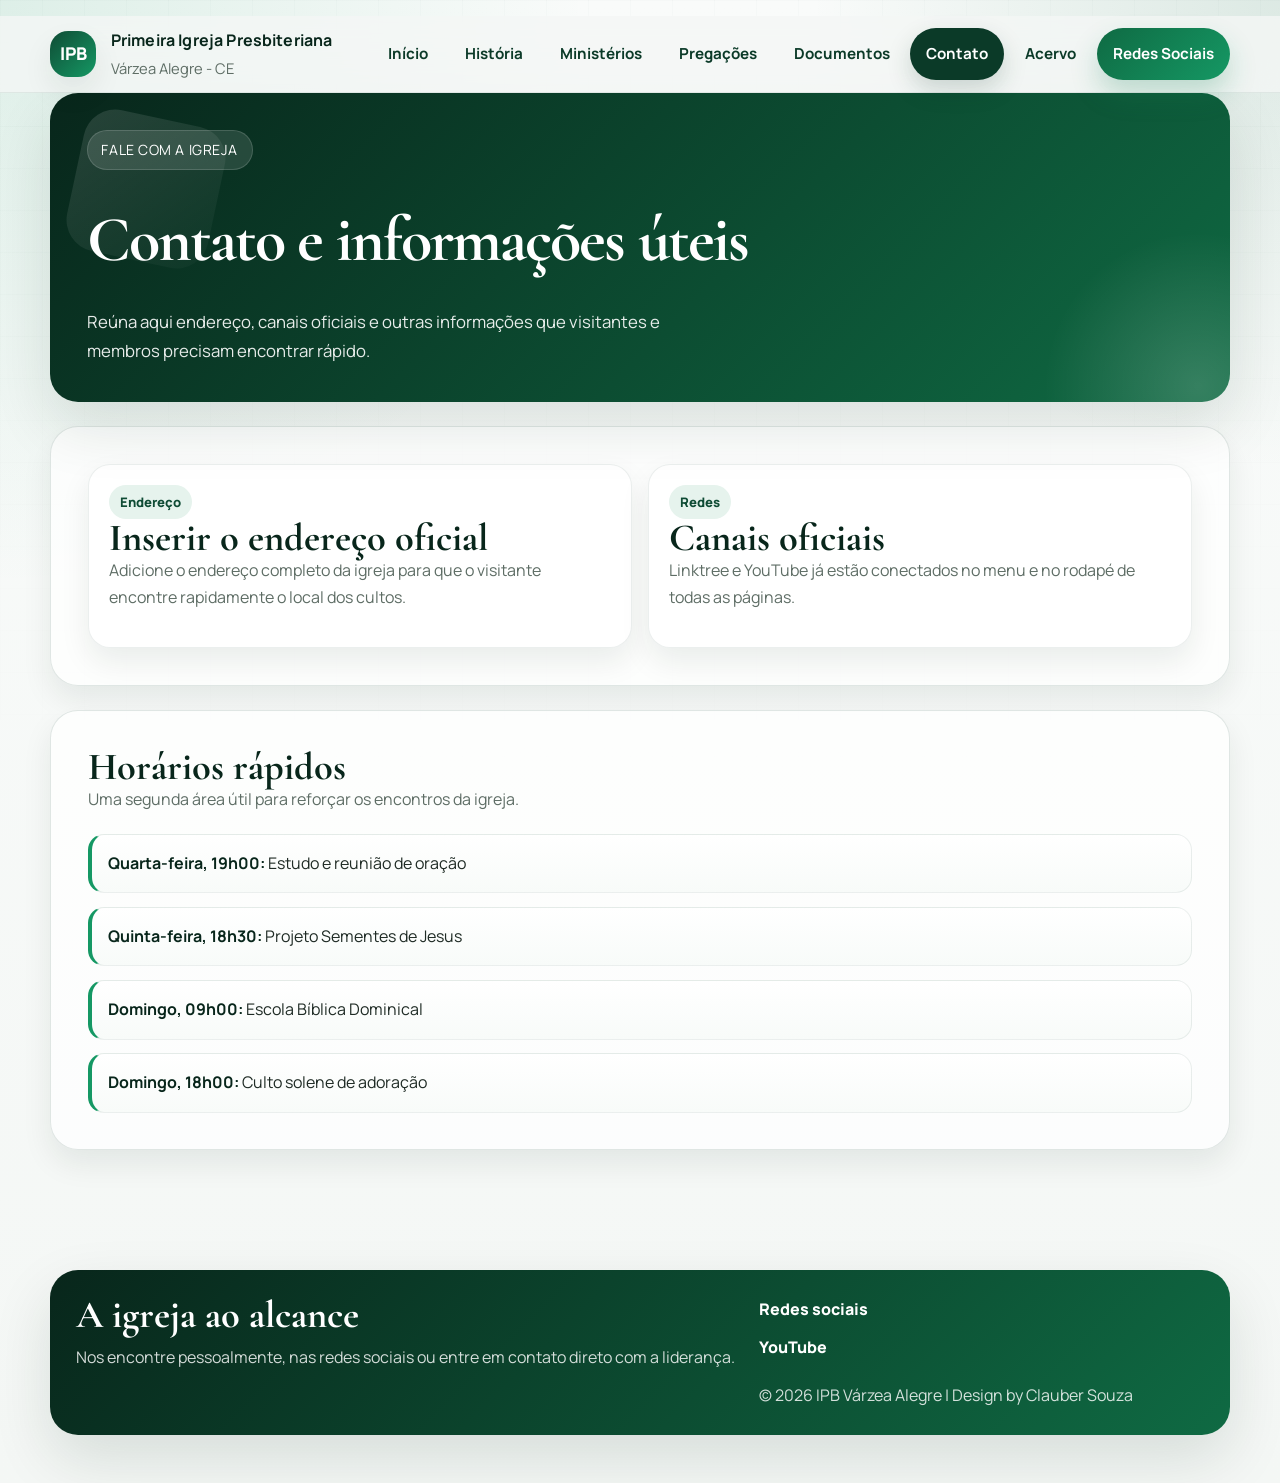
<file: contato.html>
<!DOCTYPE html>
<html lang="pt-BR">
<head>
    <meta charset="UTF-8">
    <meta name="viewport" content="width=device-width, initial-scale=1.0">
    <meta name="description" content="Contato e informações da Primeira Igreja Presbiteriana de Várzea Alegre.">
    <title>Contato | Primeira Igreja Presbiteriana de Várzea Alegre</title>
    <link rel="stylesheet" href="style.css">
    <script src="main.js" defer></script>
</head>
<body data-page="contato">
    <a class="skip-link" href="#conteudo">Pular para o conteúdo</a>

    <header class="site-header">
        <div class="nav-wrap">
            <div class="site-nav">
                <a class="brand" href="index.html"><span class="brand-mark">IPB</span><span class="brand-text"><strong>Primeira Igreja Presbiteriana</strong><span>Várzea Alegre - CE</span></span></a>
                <button class="nav-toggle" type="button" data-nav-toggle aria-label="Abrir menu" aria-expanded="false"><span></span></button>
                <ul class="nav-menu" data-nav-menu>
                    <li><a data-nav-link href="index.html">Início</a></li>
                    <li><a data-nav-link href="historia.html">História</a></li>
                    <li><a data-nav-link href="ministerios.html">Ministérios</a></li>
                    <li><a data-nav-link href="pregacoes.html">Pregações</a></li>
                    <li><a data-nav-link href="documentos.html">Documentos</a></li>
                    <li><a data-nav-link href="contato.html">Contato</a></li>
                    <li><a data-nav-link href="https://umpipbva.blogspot.com/" target="_blank" rel="noreferrer">Acervo</a></li>
                    <li><a data-nav-link href="redes.html" class="nav-cta">Redes Sociais</a></li>
                </ul>
            </div>
        </div>

        <div class="site-shell">
            <section class="page-hero">
                <div class="page-hero-grid section-inner">
                    <span class="eyebrow">Fale com a igreja</span>
                    <h1>Contato e informações úteis</h1>
                    <p>Reúna aqui endereço, canais oficiais e outras informações que visitantes e membros precisam encontrar rápido.</p>
                </div>
            </section>
        </div>
    </header>

    <main id="conteudo" class="content">
        <div class="site-shell">
            <section class="section">
                <div class="section-inner">
                    <div class="grid two">
                        <article class="card">
                            <span class="tag">Endereço</span>
                            <h2 class="section-title">Inserir o endereço oficial</h2>
                            <p>Adicione o endereço completo da igreja para que o visitante encontre rapidamente o local dos cultos.</p>
                        </article>
                        <article class="card">
                            <span class="tag">Redes</span>
                            <h2 class="section-title">Canais oficiais</h2>
                            <p class="muted">Linktree e YouTube já estão conectados no menu e no rodapé de todas as páginas.</p>
                        </article>
                    </div>
                </div>
            </section>

            <section class="section">
                <div class="section-inner">
                    <div class="section-header">
                        <div>
                            <h2 class="section-title">Horários rápidos</h2>
                            <p class="section-subtitle">Uma segunda área útil para reforçar os encontros da igreja.</p>
                        </div>
                    </div>

                    <ul class="list-clean">
                        <li><strong>Quarta-feira, 19h00:</strong> Estudo e reunião de oração</li>
                        <li><strong>Quinta-feira, 18h30:</strong> Projeto Sementes de Jesus</li>
                        <li><strong>Domingo, 09h00:</strong> Escola Bíblica Dominical</li>
                        <li><strong>Domingo, 18h00:</strong> Culto solene de adoração</li>
                    </ul>
                </div>
            </section>
        </div>
    </main>

    <footer class="footer">
        <div class="site-shell">
            <div class="footer-card">
                <div class="footer-grid">
                    <div>
                        <h2 class="section-title" style="color: inherit;">A igreja ao alcance</h2>
                        <p class="footer-note">Nos encontre pessoalmente, nas redes sociais ou entre em contato direto com a liderança.</p>
                    </div>
                    <div class="footer-links">
                        <a href="redes.html">Redes sociais</a>
                        <a href="https://youtube.com/@ipbvarzeaalegre?si=4ZjE6SYk3M7LtfNg" target="_blank" rel="noreferrer">YouTube</a>
                        <span class="footer-note">&copy; <span data-year></span> IPB Várzea Alegre | Design by Clauber Souza</span>
                    </div>
                </div>
            </div>
        </div>
    </footer>
</body>
</html>
</file>
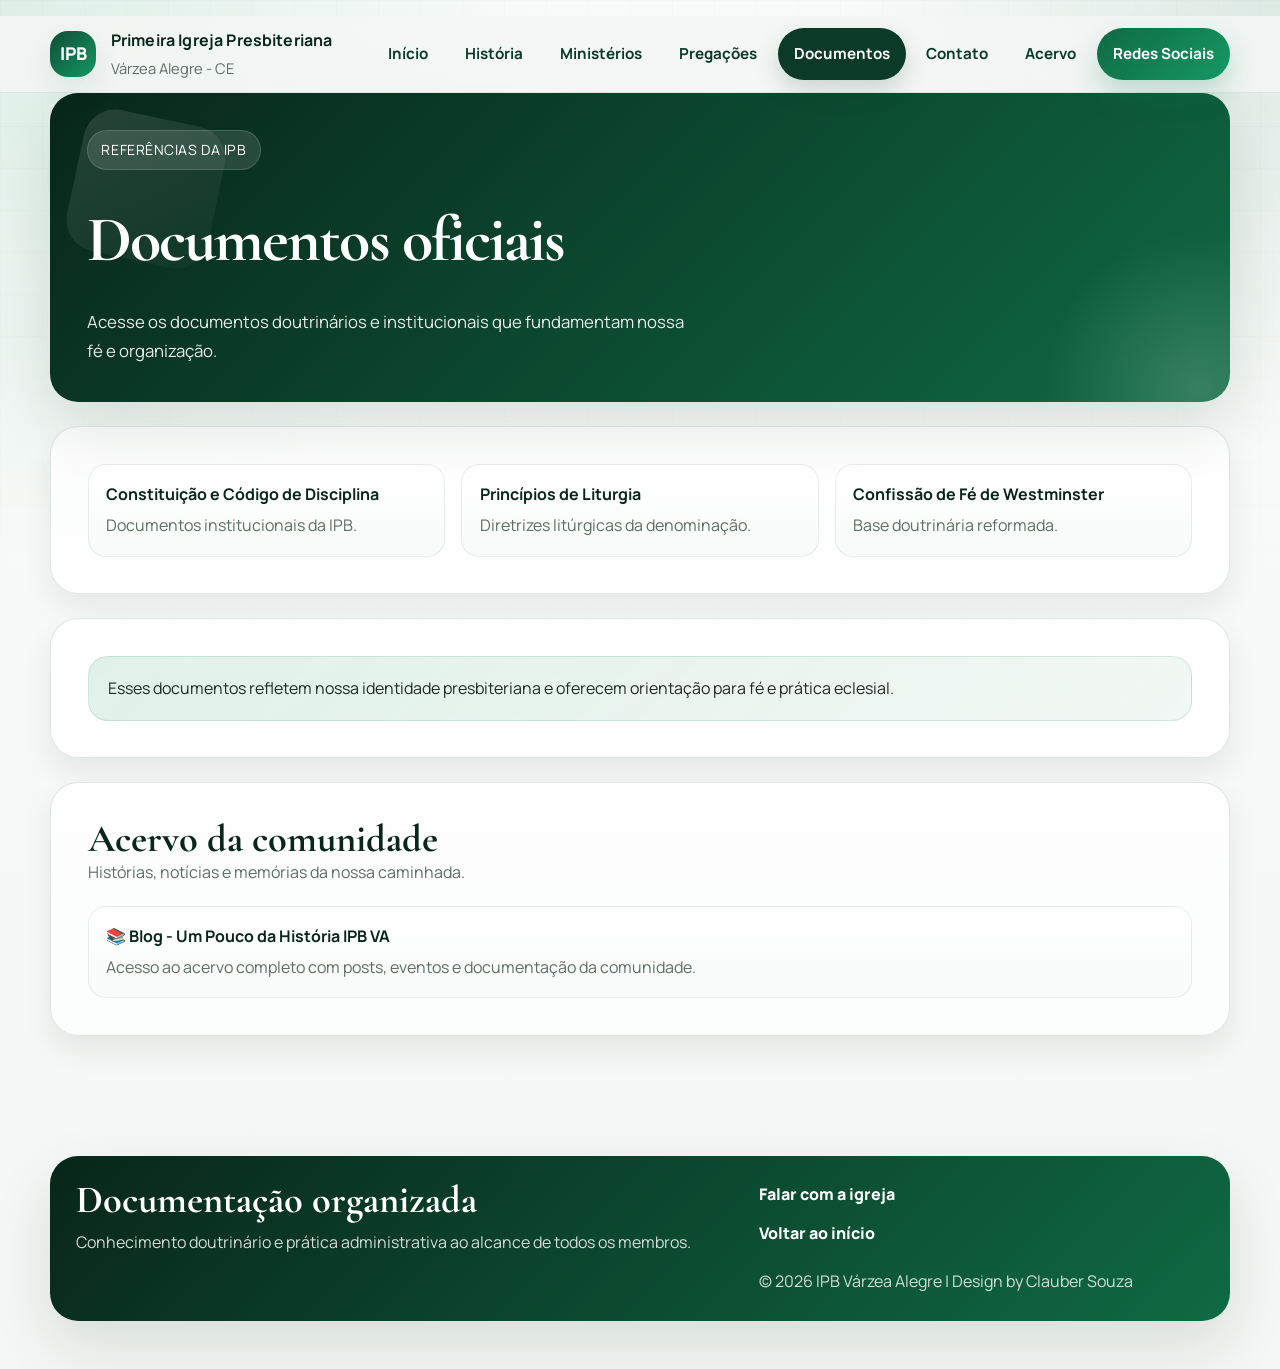
<file: documentos.html>
<!DOCTYPE html>
<html lang="pt-BR">
<head>
    <meta charset="UTF-8">
    <meta name="viewport" content="width=device-width, initial-scale=1.0">
    <meta name="description" content="Documentos oficiais da IPB para a Primeira Igreja Presbiteriana de Várzea Alegre.">
    <title>Documentos | Primeira Igreja Presbiteriana de Várzea Alegre</title>
    <link rel="stylesheet" href="style.css">
    <script src="main.js" defer></script>
</head>
<body data-page="documentos">
    <a class="skip-link" href="#conteudo">Pular para o conteúdo</a>

    <header class="site-header">
        <div class="nav-wrap">
            <div class="site-nav">
                <a class="brand" href="index.html"><span class="brand-mark">IPB</span><span class="brand-text"><strong>Primeira Igreja Presbiteriana</strong><span>Várzea Alegre - CE</span></span></a>
                <button class="nav-toggle" type="button" data-nav-toggle aria-label="Abrir menu" aria-expanded="false"><span></span></button>
                <ul class="nav-menu" data-nav-menu>
                    <li><a data-nav-link href="index.html">Início</a></li>
                    <li><a data-nav-link href="historia.html">História</a></li>
                    <li><a data-nav-link href="ministerios.html">Ministérios</a></li>
                    <li><a data-nav-link href="pregacoes.html">Pregações</a></li>
                    <li><a data-nav-link href="documentos.html">Documentos</a></li>
                    <li><a data-nav-link href="contato.html">Contato</a></li>
                    <li><a data-nav-link href="https://umpipbva.blogspot.com/" target="_blank" rel="noreferrer">Acervo</a></li>
                    <li><a data-nav-link href="redes.html" class="nav-cta">Redes Sociais</a></li>
                </ul>
            </div>
        </div>

        <div class="site-shell">
            <section class="page-hero">
                <div class="page-hero-grid section-inner">
                    <span class="eyebrow">Referências da IPB</span>
                    <h1>Documentos oficiais</h1>
                    <p>Acesse os documentos doutrinários e institucionais que fundamentam nossa fé e organização.</p>
                </div>
            </section>
        </div>
    </header>

    <main id="conteudo" class="content">
        <div class="site-shell">
            <section class="section">
                <div class="section-inner">
                    <div class="grid three">
                        <a class="link-card" href="https://www.executivaipb.com.br/site/documentos/" target="_blank" rel="noreferrer">
                            <strong>Constituição e Código de Disciplina</strong>
                            <span>Documentos institucionais da IPB.</span>
                        </a>
                        <a class="link-card" href="https://www.executivaipb.com.br/arquivos/principios_liturgia.pdf" target="_blank" rel="noreferrer">
                            <strong>Princípios de Liturgia</strong>
                            <span>Diretrizes litúrgicas da denominação.</span>
                        </a>
                        <a class="link-card" href="https://monergismo.com/textos/catecismos/confissaodefe.htm" target="_blank" rel="noreferrer">
                            <strong>Confissão de Fé de Westminster</strong>
                            <span>Base doutrinária reformada.</span>
                        </a>
                    </div>
                </div>
            </section>

            <section class="section">
                <div class="section-inner">
                    <div class="notice">
                        Esses documentos refletem nossa identidade presbiteriana e oferecem orientação para fé e prática eclesial.
                    </div>
                </div>
            </section>

            <section class="section">
                <div class="section-inner">
                    <div class="section-header">
                        <div>
                            <h2 class="section-title">Acervo da comunidade</h2>
                            <p class="section-subtitle">Histórias, notícias e memórias da nossa caminhada.</p>
                        </div>
                    </div>

                    <a class="link-card" href="https://umpipbva.blogspot.com/" target="_blank" rel="noreferrer" style="display: block;">
                        <strong>📚 Blog - Um Pouco da História IPB VA</strong>
                        <span>Acesso ao acervo completo com posts, eventos e documentação da comunidade.</span>
                    </a>
                </div>
            </section>
        </div>
    </main>

    <footer class="footer">
        <div class="site-shell">
            <div class="footer-card">
                <div class="footer-grid">
                    <div>
                        <h2 class="section-title" style="color: inherit;">Documentação organizada</h2>
                        <p class="footer-note">Conhecimento doutrinário e prática administrativa ao alcance de todos os membros.</p>
                    </div>
                    <div class="footer-links">
                        <a href="contato.html">Falar com a igreja</a>
                        <a href="index.html">Voltar ao início</a>
                        <span class="footer-note">&copy; <span data-year></span> IPB Várzea Alegre | Design by Clauber Souza</span>
                    </div>
                </div>
            </div>
        </div>
    </footer>
</body>
</html>
</file>
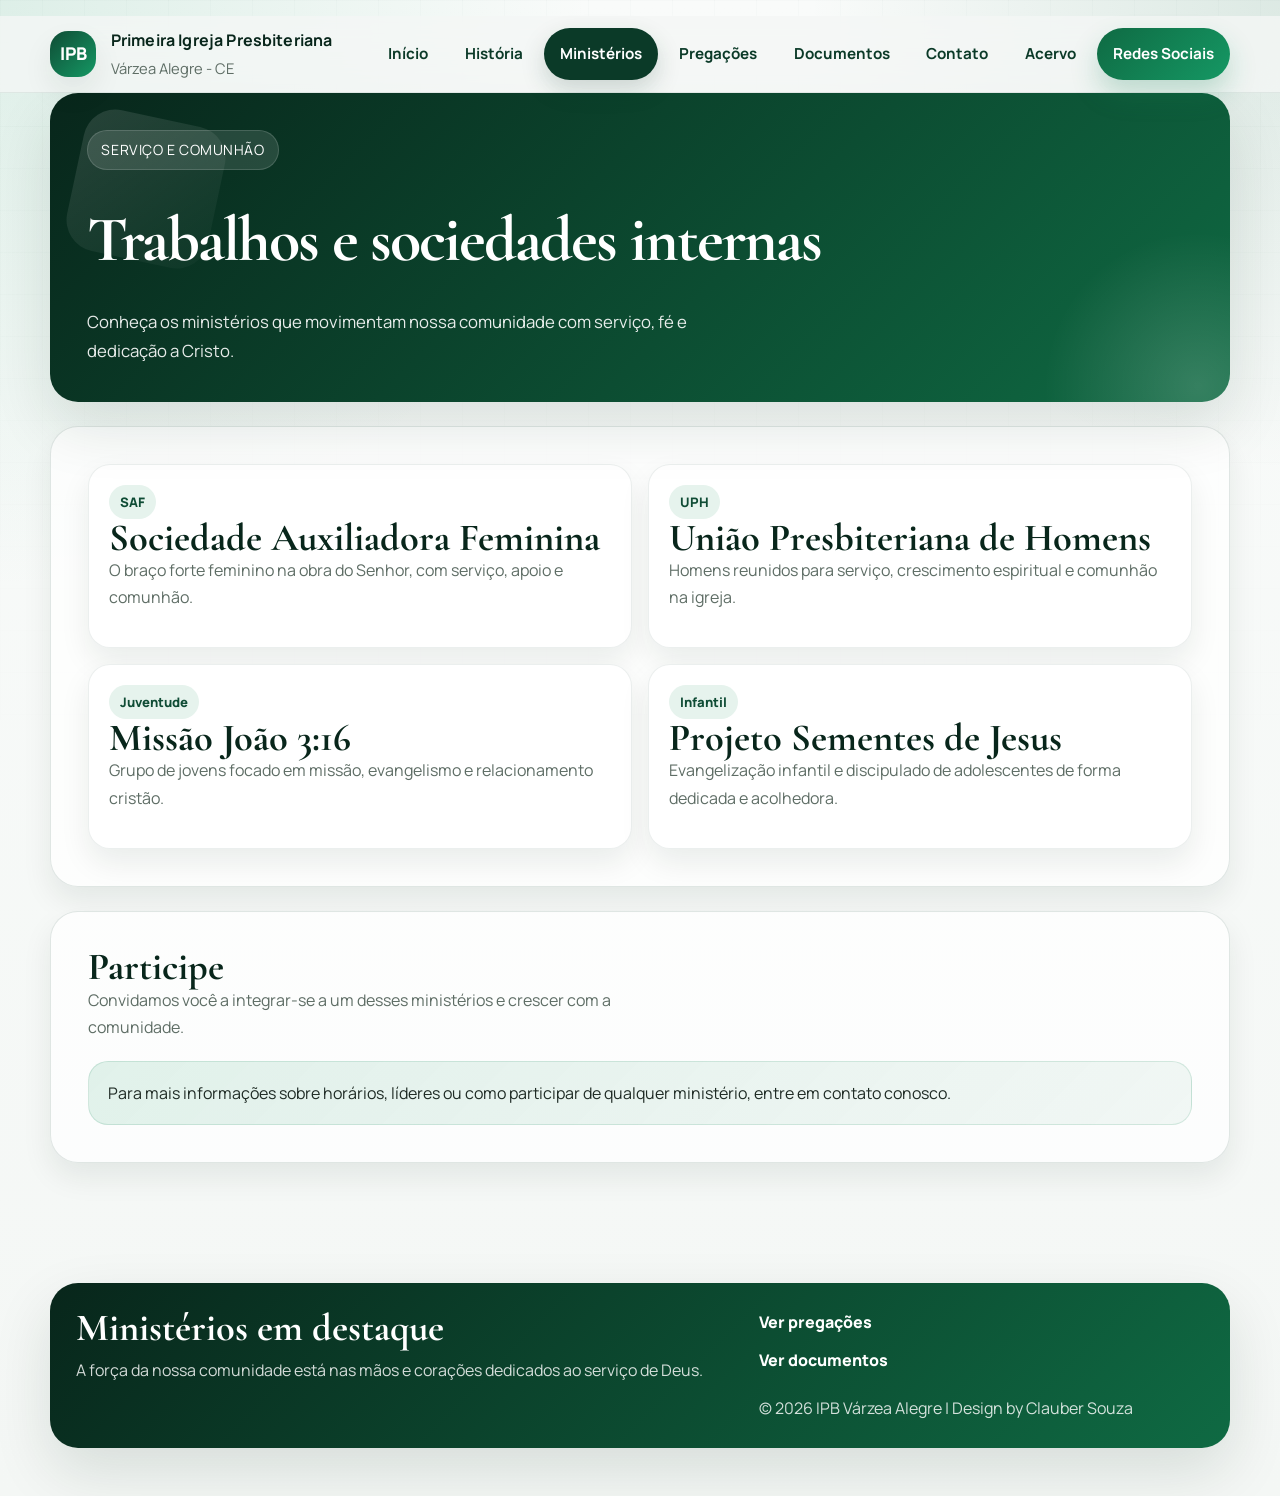
<file: ministerios.html>
<!DOCTYPE html>
<html lang="pt-BR">
<head>
    <meta charset="UTF-8">
    <meta name="viewport" content="width=device-width, initial-scale=1.0">
    <meta name="description" content="Ministérios e sociedades internas da Primeira Igreja Presbiteriana de Várzea Alegre.">
    <title>Ministérios | Primeira Igreja Presbiteriana de Várzea Alegre</title>
    <link rel="stylesheet" href="style.css">
    <script src="main.js" defer></script>
</head>
<body data-page="ministerios">
    <a class="skip-link" href="#conteudo">Pular para o conteúdo</a>

    <header class="site-header">
        <div class="nav-wrap">
            <div class="site-nav">
                <a class="brand" href="index.html"><span class="brand-mark">IPB</span><span class="brand-text"><strong>Primeira Igreja Presbiteriana</strong><span>Várzea Alegre - CE</span></span></a>
                <button class="nav-toggle" type="button" data-nav-toggle aria-label="Abrir menu" aria-expanded="false"><span></span></button>
                <ul class="nav-menu" data-nav-menu>
                    <li><a data-nav-link href="index.html">Início</a></li>
                    <li><a data-nav-link href="historia.html">História</a></li>
                    <li><a data-nav-link href="ministerios.html">Ministérios</a></li>
                    <li><a data-nav-link href="pregacoes.html">Pregações</a></li>
                    <li><a data-nav-link href="documentos.html">Documentos</a></li>
                    <li><a data-nav-link href="contato.html">Contato</a></li>
                    <li><a data-nav-link href="https://umpipbva.blogspot.com/" target="_blank" rel="noreferrer">Acervo</a></li>
                    <li><a data-nav-link href="redes.html" class="nav-cta">Redes Sociais</a></li>
                </ul>
            </div>
        </div>

        <div class="site-shell">
            <section class="page-hero">
                <div class="page-hero-grid section-inner">
                    <span class="eyebrow">Serviço e comunhão</span>
                    <h1>Trabalhos e sociedades internas</h1>
                    <p>Conheça os ministérios que movimentam nossa comunidade com serviço, fé e dedicação a Cristo.</p>
                </div>
            </section>
        </div>
    </header>

    <main id="conteudo" class="content">
        <div class="site-shell">
            <section class="section">
                <div class="section-inner">
                    <div class="grid two">
                        <article class="card">
                            <span class="tag">SAF</span>
                            <h2 class="section-title">Sociedade Auxiliadora Feminina</h2>
                            <p>O braço forte feminino na obra do Senhor, com serviço, apoio e comunhão.</p>
                        </article>
                        <article class="card">
                            <span class="tag">UPH</span>
                            <h2 class="section-title">União Presbiteriana de Homens</h2>
                            <p>Homens reunidos para serviço, crescimento espiritual e comunhão na igreja.</p>
                        </article>
                        <article class="card">
                            <span class="tag">Juventude</span>
                            <h2 class="section-title">Missão João 3:16</h2>
                            <p>Grupo de jovens focado em missão, evangelismo e relacionamento cristão.</p>
                        </article>
                        <article class="card">
                            <span class="tag">Infantil</span>
                            <h2 class="section-title">Projeto Sementes de Jesus</h2>
                            <p>Evangelização infantil e discipulado de adolescentes de forma dedicada e acolhedora.</p>
                        </article>
                    </div>
                </div>
            </section>

            <section class="section">
                <div class="section-inner">
                    <div class="section-header">
                        <div>
                            <h2 class="section-title">Participe</h2>
                            <p class="section-subtitle">Convidamos você a integrar-se a um desses ministérios e crescer com a comunidade.</p>
                        </div>
                    </div>

                    <div class="notice">
                        Para mais informações sobre horários, líderes ou como participar de qualquer ministério, entre em contato conosco.
                    </div>
                </div>
            </section>
        </div>
    </main>

    <footer class="footer">
        <div class="site-shell">
            <div class="footer-card">
                <div class="footer-grid">
                    <div>
                        <h2 class="section-title" style="color: inherit;">Ministérios em destaque</h2>
                        <p class="footer-note">A força da nossa comunidade está nas mãos e corações dedicados ao serviço de Deus.</p>
                    </div>
                    <div class="footer-links">
                        <a href="pregacoes.html">Ver pregações</a>
                        <a href="documentos.html">Ver documentos</a>
                        <span class="footer-note">&copy; <span data-year></span> IPB Várzea Alegre | Design by Clauber Souza</span>
                    </div>
                </div>
            </div>
        </div>
    </footer>
</body>
</html>
</file>
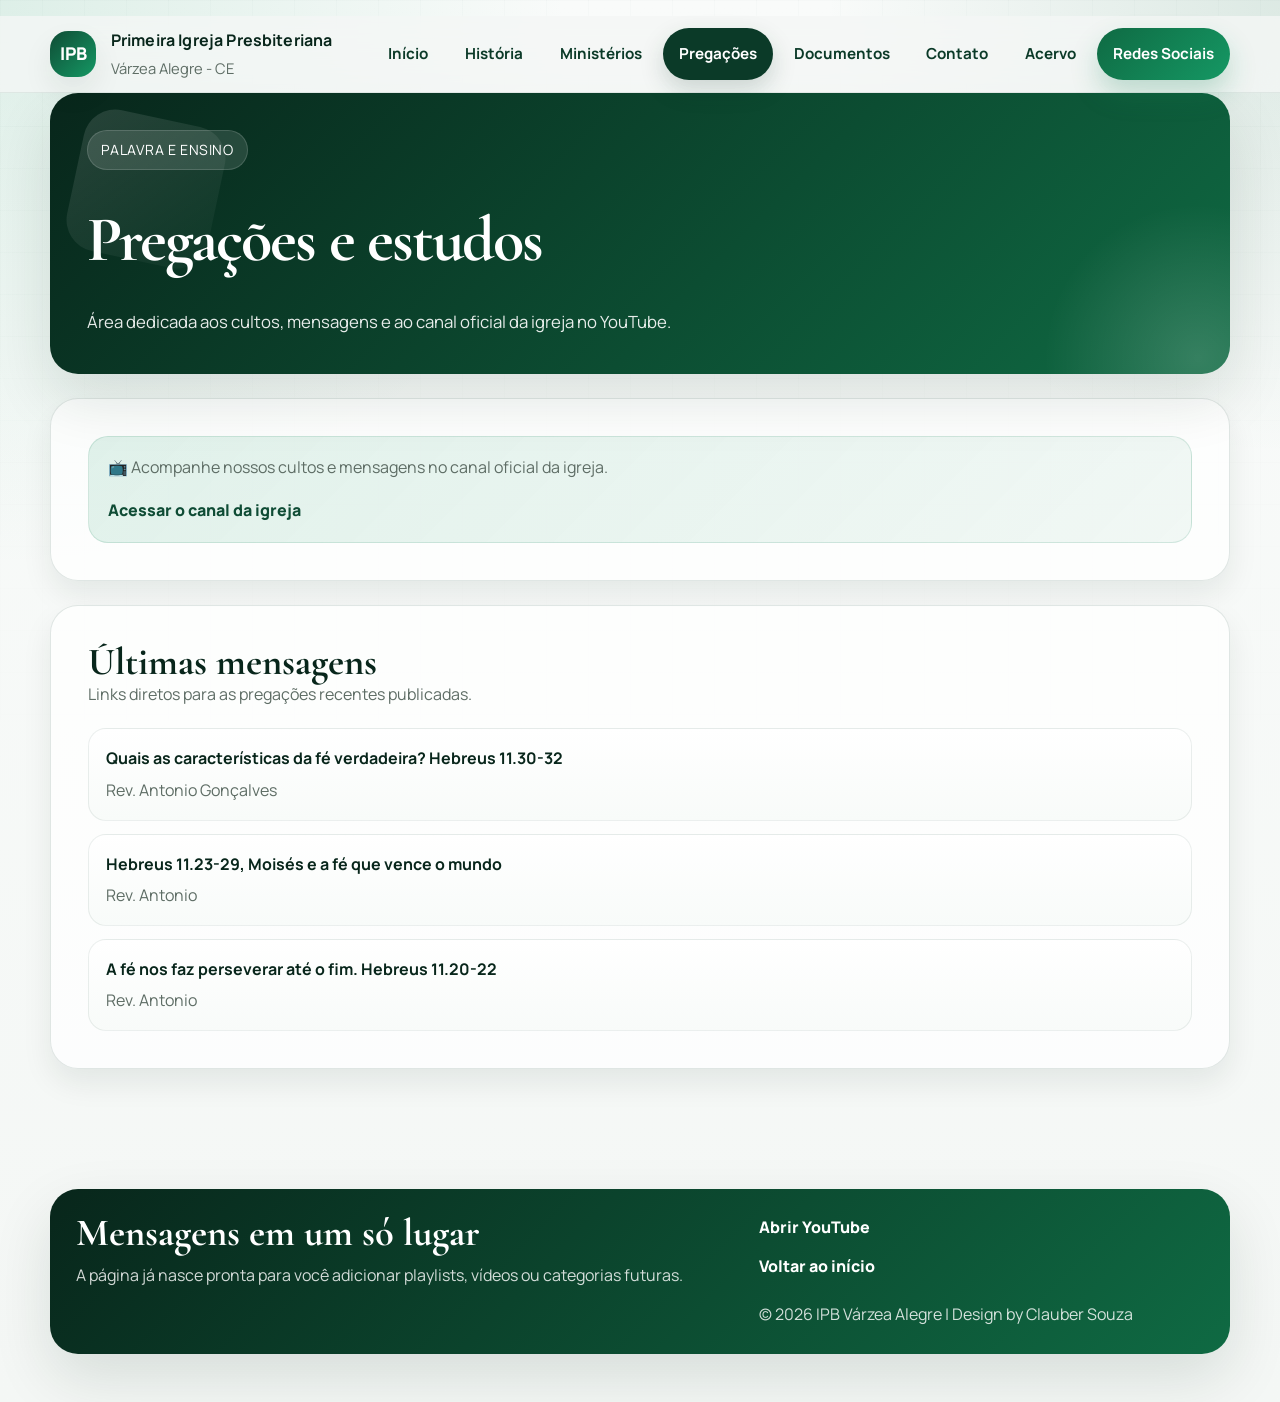
<file: pregacoes.html>
<!DOCTYPE html>
<html lang="pt-BR">
<head>
    <meta charset="UTF-8">
    <meta name="viewport" content="width=device-width, initial-scale=1.0">
    <meta name="description" content="Pregações e estudos da Primeira Igreja Presbiteriana de Várzea Alegre.">
    <title>Pregações | Primeira Igreja Presbiteriana de Várzea Alegre</title>
    <link rel="stylesheet" href="style.css">
    <script src="main.js" defer></script>
</head>
<body data-page="pregacoes">
    <a class="skip-link" href="#conteudo">Pular para o conteúdo</a>

    <header class="site-header">
        <div class="nav-wrap">
            <div class="site-nav">
                <a class="brand" href="index.html"><span class="brand-mark">IPB</span><span class="brand-text"><strong>Primeira Igreja Presbiteriana</strong><span>Várzea Alegre - CE</span></span></a>
                <button class="nav-toggle" type="button" data-nav-toggle aria-label="Abrir menu" aria-expanded="false"><span></span></button>
                <ul class="nav-menu" data-nav-menu>
                    <li><a data-nav-link href="index.html">Início</a></li>
                    <li><a data-nav-link href="historia.html">História</a></li>
                    <li><a data-nav-link href="ministerios.html">Ministérios</a></li>
                    <li><a data-nav-link href="pregacoes.html">Pregações</a></li>
                    <li><a data-nav-link href="documentos.html">Documentos</a></li>
                    <li><a data-nav-link href="contato.html">Contato</a></li>
                    <li><a data-nav-link href="https://umpipbva.blogspot.com/" target="_blank" rel="noreferrer">Acervo</a></li>
                    <li><a data-nav-link href="redes.html" class="nav-cta">Redes Sociais</a></li>
                </ul>
            </div>
        </div>

        <div class="site-shell">
            <section class="page-hero">
                <div class="page-hero-grid section-inner">
                    <span class="eyebrow">Palavra e ensino</span>
                    <h1>Pregações e estudos</h1>
                    <p>Área dedicada aos cultos, mensagens e ao canal oficial da igreja no YouTube.</p>
                </div>
            </section>
        </div>
    </header>

    <main id="conteudo" class="content">
        <div class="site-shell">
            <section class="section">
                <div class="section-inner">
                    <div class="notice">
                        <p class="muted" style="margin-top: 0;">📺 Acompanhe nossos cultos e mensagens no canal oficial da igreja.</p>
                        <a href="https://youtube.com/@ipbvarzeaalegre?si=4ZjE6SYk3M7LtfNg" target="_blank" rel="noreferrer">Acessar o canal da igreja</a>
                    </div>
                </div>
            </section>

            <section class="section">
                <div class="section-inner">
                    <div class="section-header">
                        <div>
                            <h2 class="section-title">Últimas mensagens</h2>
                            <p class="section-subtitle">Links diretos para as pregações recentes publicadas.</p>
                        </div>
                    </div>

                    <div class="link-list">
                        <a class="link-card" href="https://youtu.be/Myz9nJaGnaI?si=4LlYOnW8Hf6ZezO2" target="_blank" rel="noreferrer">
                            <strong>Quais as características da fé verdadeira? Hebreus 11.30-32</strong>
                            <span>Rev. Antonio Gonçalves</span>
                        </a>
                        <a class="link-card" href="https://youtu.be/tdkaUlB6upA?si=7rd_m23ta8iVq-kx" target="_blank" rel="noreferrer">
                            <strong>Hebreus 11.23-29, Moisés e a fé que vence o mundo</strong>
                            <span>Rev. Antonio</span>
                        </a>
                        <a class="link-card" href="https://youtu.be/dx1iDdJ2PQA?si=lrM7foEqtFEbTztq" target="_blank" rel="noreferrer">
                            <strong>A fé nos faz perseverar até o fim. Hebreus 11.20-22</strong>
                            <span>Rev. Antonio</span>
                        </a>
                    </div>
                </div>
            </section>
        </div>
    </main>

    <footer class="footer">
        <div class="site-shell">
            <div class="footer-card">
                <div class="footer-grid">
                    <div>
                        <h2 class="section-title" style="color: inherit;">Mensagens em um só lugar</h2>
                        <p class="footer-note">A página já nasce pronta para você adicionar playlists, vídeos ou categorias futuras.</p>
                    </div>
                    <div class="footer-links">
                        <a href="https://youtube.com/@ipbvarzeaalegre?si=4ZjE6SYk3M7LtfNg" target="_blank" rel="noreferrer">Abrir YouTube</a>
                        <a href="index.html">Voltar ao início</a>
                        <span class="footer-note">&copy; <span data-year></span> IPB Várzea Alegre | Design by Clauber Souza</span>
                    </div>
                </div>
            </div>
        </div>
    </footer>
</body>
</html>
</file>
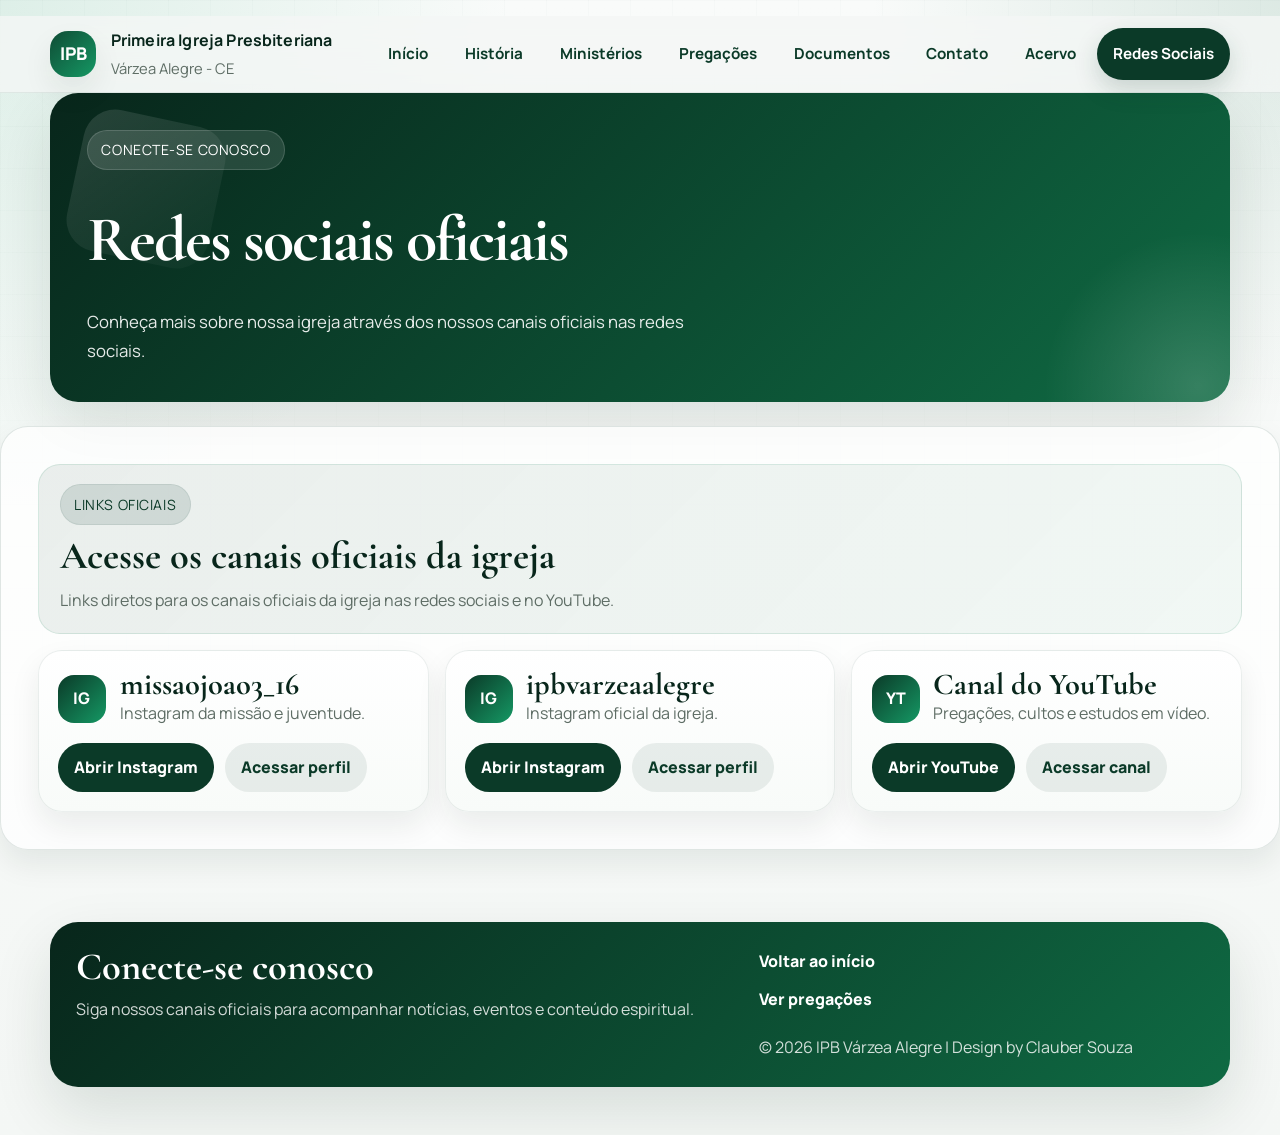
<file: redes.html>
<!DOCTYPE html>
<html lang="pt-BR">
<head>
    <meta charset="UTF-8">
    <meta name="viewport" content="width=device-width, initial-scale=1.0">
    <meta name="description" content="Redes sociais oficiais da Primeira Igreja Presbiteriana de Várzea Alegre.">
    <title>Redes Sociais | Primeira Igreja Presbiteriana de Várzea Alegre</title>
    <link rel="stylesheet" href="style.css">
    <script src="main.js" defer></script>
</head>
<body data-page="redes">
    <a class="skip-link" href="#conteudo">Pular para o conteúdo</a>

    <header class="site-header">
        <div class="nav-wrap">
            <div class="site-nav">
                <a class="brand" href="index.html" aria-label="Ir para a página inicial">
                    <span class="brand-mark">IPB</span>
                    <span class="brand-text">
                        <strong>Primeira Igreja Presbiteriana</strong>
                        <span>Várzea Alegre - CE</span>
                    </span>
                </a>
                <button class="nav-toggle" type="button" data-nav-toggle aria-label="Abrir menu" aria-expanded="false"><span></span></button>
                <ul class="nav-menu" data-nav-menu>
                    <li><a data-nav-link href="index.html">Início</a></li>
                    <li><a data-nav-link href="historia.html">História</a></li>
                    <li><a data-nav-link href="ministerios.html">Ministérios</a></li>
                    <li><a data-nav-link href="pregacoes.html">Pregações</a></li>
                    <li><a data-nav-link href="documentos.html">Documentos</a></li>
                    <li><a data-nav-link href="contato.html">Contato</a></li>
                    <li><a data-nav-link href="https://umpipbva.blogspot.com/" target="_blank" rel="noreferrer">Acervo</a></li>
                    <li><a data-nav-link href="redes.html" class="nav-cta">Redes Sociais</a></li>
                </ul>
            </div>
        </div>

        <div class="site-shell">
            <section class="page-hero">
                <div class="page-hero-grid section-inner">
                    <span class="eyebrow">Conecte-se conosco</span>
                    <h1>Redes sociais oficiais</h1>
                    <p>Conheça mais sobre nossa igreja através dos nossos canais oficiais nas redes sociais.</p>
                </div>
            </section>
        </div>
    </header>

            <section class="section reveal-on-scroll">
                <div class="section-inner official-links">
                    <div class="official-intro">
                        <span class="eyebrow" style="background: rgba(11, 58, 40, 0.12); color: var(--verde-900); border-color: rgba(11, 58, 40, 0.08);">Links oficiais</span>
                        <h2 class="section-title">Acesse os canais oficiais da igreja</h2>
                        <p>Links diretos para os canais oficiais da igreja nas redes sociais e no YouTube.</p>
                    </div>

                    <div class="official-grid">
                        <article class="official-card reveal-on-scroll">
                            <div class="card-head">
                                <span class="card-badge">IG</span>
                                <div>
                                    <h3>missaojoao3_16</h3>
                                    <p>Instagram da missão e juventude.</p>
                                </div>
                            </div>
                            <div class="official-actions">
                                <a class="primary" href="https://www.instagram.com/missaojoao3_16?igsh=YjA4aWdzNGh0Z2lv" target="_blank" rel="noreferrer">Abrir Instagram</a>
                                <a class="secondary" href="https://www.instagram.com/missaojoao3_16?igsh=YjA4aWdzNGh0Z2lv" target="_blank" rel="noreferrer">Acessar perfil</a>
                            </div>
                        </article>

                        <article class="official-card reveal-on-scroll">
                            <div class="card-head">
                                <span class="card-badge">IG</span>
                                <div>
                                    <h3>ipbvarzeaalegre</h3>
                                    <p>Instagram oficial da igreja.</p>
                                </div>
                            </div>
                            <div class="official-actions">
                                <a class="primary" href="https://www.instagram.com/ipbvarzeaalegre?igsh=MWx6dW9wcmNsZzZ3Yw%3D%3D" target="_blank" rel="noreferrer">Abrir Instagram</a>
                                <a class="secondary" href="https://www.instagram.com/ipbvarzeaalegre?igsh=MWx6dW9wcmNsZzZ3Yw%3D%3D" target="_blank" rel="noreferrer">Acessar perfil</a>
                            </div>
                        </article>

                        <article class="official-card reveal-on-scroll">
                            <div class="card-head">
                                <span class="card-badge">YT</span>
                                <div>
                                    <h3>Canal do YouTube</h3>
                                    <p>Pregações, cultos e estudos em vídeo.</p>
                                </div>
                            </div>
                            <div class="official-actions">
                                <a class="primary" href="https://www.youtube.com/@ipbvarzeaalegre" target="_blank" rel="noreferrer">Abrir YouTube</a>
                                <a class="secondary" href="https://www.youtube.com/@ipbvarzeaalegre" target="_blank" rel="noreferrer">Acessar canal</a>
                            </div>
                        </article>
                    </div>
                        </div>
                    </div>
                </div>
            </section>

        </div>
    </main>

    <footer class="footer">
        <div class="site-shell">
            <div class="footer-card">
                <div class="footer-grid">
                    <div>
                        <h2 class="section-title" style="color: inherit;">Conecte-se conosco</h2>
                        <p class="footer-note">Siga nossos canais oficiais para acompanhar notícias, eventos e conteúdo espiritual.</p>
                    </div>
                    <div class="footer-links">
                        <a href="index.html">Voltar ao início</a>
                        <a href="pregacoes.html">Ver pregações</a>
                        <span class="footer-note">&copy; <span data-year></span> IPB Várzea Alegre | Design by Clauber Souza</span>
                    </div>
                </div>
            </div>
        </div>
    </footer>
</body>
</html>
</file>
<file: style.css>
@import url('https://fonts.googleapis.com/css2?family=Cormorant+Garamond:wght@600;700&family=Manrope:wght@400;500;600;700;800&display=swap');

:root {
    --verde-950: #08261b;
    --verde-900: #0b3a28;
    --verde-800: #0f4c35;
    --verde-700: #0f6a43;
    --verde-600: #128154;
    --verde-500: #159864;
    --verde-100: #e6f3ed;
    --fundo: #f4f7f5;
    --fundo-2: #edf4ef;
    --branco: #ffffff;
    --texto: #1f2b25;
    --muted: #5e6d65;
    --borda: rgba(11, 58, 40, 0.12);
    --sombra: 0 24px 60px rgba(8, 38, 27, 0.12);
    --sombra-pequena: 0 14px 30px rgba(8, 38, 27, 0.08);
    --raio-xl: 28px;
    --raio-lg: 22px;
    --raio-md: 16px;
    --raio-sm: 12px;
}

* {
    box-sizing: border-box;
}

html {
    scroll-behavior: smooth;
}

body {
    margin: 0;
    color: var(--texto);
    font-family: 'Manrope', sans-serif;
    background:
        radial-gradient(circle at top left, rgba(21, 152, 100, 0.12), transparent 30%),
        radial-gradient(circle at top right, rgba(15, 106, 67, 0.12), transparent 24%),
        linear-gradient(180deg, #f9fbfa 0%, var(--fundo) 100%);
    line-height: 1.7;
}

body::before {
    content: '';
    position: fixed;
    inset: 0;
    pointer-events: none;
    background-image: linear-gradient(rgba(11, 58, 40, 0.03) 1px, transparent 1px), linear-gradient(90deg, rgba(11, 58, 40, 0.03) 1px, transparent 1px);
    background-size: 42px 42px;
    mask-image: linear-gradient(180deg, rgba(0, 0, 0, 0.55), transparent 90%);
    z-index: -1;
}

a {
    color: inherit;
}

img {
    max-width: 100%;
    display: block;
}

.skip-link {
    position: absolute;
    left: -999px;
    top: 1rem;
    background: var(--verde-900);
    color: var(--branco);
    padding: 0.75rem 1rem;
    border-radius: 999px;
    z-index: 1000;
}

.skip-link:focus {
    left: 1rem;
}

.site-shell {
    width: min(1180px, calc(100% - 2rem));
    margin: 0 auto;
}

.site-header {
    padding: 1rem 0 0;
}

.nav-wrap {
    position: sticky;
    top: 0;
    z-index: 50;
    backdrop-filter: blur(16px);
    background: rgba(244, 247, 245, 0.8);
    border-bottom: 1px solid rgba(11, 58, 40, 0.08);
}

.site-nav {
    width: min(1180px, calc(100% - 2rem));
    margin: 0 auto;
    min-height: 76px;
    display: flex;
    align-items: center;
    justify-content: space-between;
    gap: 1rem;
}

.brand {
    display: inline-flex;
    align-items: center;
    gap: 0.9rem;
    text-decoration: none;
    color: var(--verde-950);
}

.brand-mark {
    width: 2.9rem;
    height: 2.9rem;
    display: inline-grid;
    place-items: center;
    border-radius: 18px;
    background: linear-gradient(135deg, var(--verde-800), var(--verde-500));
    color: var(--branco);
    box-shadow: var(--sombra-pequena);
    font-size: 1.1rem;
    font-weight: 800;
}

.brand-text {
    display: grid;
    gap: 0.1rem;
}

.brand-text strong {
    font-size: 1rem;
    letter-spacing: 0.01em;
}

.brand-text span {
    color: var(--muted);
    font-size: 0.92rem;
}

.nav-toggle {
    display: none;
    border: 1px solid rgba(11, 58, 40, 0.14);
    background: var(--branco);
    color: var(--verde-950);
    border-radius: 14px;
    width: 3rem;
    height: 3rem;
    align-items: center;
    justify-content: center;
    cursor: pointer;
    box-shadow: var(--sombra-pequena);
}

.nav-toggle span {
    display: block;
    width: 1.1rem;
    height: 2px;
    background: currentColor;
    position: relative;
    border-radius: 999px;
}

.nav-toggle span::before,
.nav-toggle span::after {
    content: '';
    position: absolute;
    left: 0;
    width: 1.1rem;
    height: 2px;
    background: currentColor;
    border-radius: 999px;
}

.nav-toggle span::before {
    top: -0.35rem;
}

.nav-toggle span::after {
    top: 0.35rem;
}

.nav-menu {
    list-style: none;
    display: flex;
    align-items: center;
    gap: 0.3rem;
    margin: 0;
    padding: 0;
}

.nav-menu a {
    display: inline-flex;
    align-items: center;
    justify-content: center;
    padding: 0.8rem 1rem;
    border-radius: 999px;
    text-decoration: none;
    color: var(--verde-900);
    font-weight: 700;
    font-size: 0.95rem;
    transition: background 160ms ease, color 160ms ease, transform 160ms ease;
}

.nav-menu a:hover,
.nav-menu a:focus-visible {
    background: rgba(18, 129, 84, 0.1);
    color: var(--verde-800);
    transform: translateY(-1px);
}

.nav-menu a.is-active {
    background: var(--verde-900);
    color: var(--branco);
    box-shadow: 0 10px 24px rgba(11, 58, 40, 0.18);
}

.nav-menu .nav-cta {
    background: linear-gradient(135deg, var(--verde-700), var(--verde-500));
    color: var(--branco);
    box-shadow: 0 14px 28px rgba(18, 129, 84, 0.24);
}

.nav-menu .nav-cta:hover,
.nav-menu .nav-cta:focus-visible {
    color: var(--branco);
    background: linear-gradient(135deg, var(--verde-800), var(--verde-600));
}

.hero,
.page-hero {
    position: relative;
    overflow: hidden;
    border-radius: var(--raio-xl);
    background: linear-gradient(135deg, var(--verde-950), var(--verde-700));
    color: var(--branco);
    box-shadow: var(--sombra);
}

.hero {
    margin: 1.25rem 0 1.5rem;
    padding: clamp(2rem, 5vw, 4.4rem);
}

.hero::before,
.page-hero::before {
    content: '';
    position: absolute;
    inset: auto -8rem -9rem auto;
    width: 20rem;
    height: 20rem;
    border-radius: 50%;
    background: radial-gradient(circle, rgba(255, 255, 255, 0.16), transparent 68%);
}

.hero::after,
.page-hero::after {
    content: '';
    position: absolute;
    inset: 1.5rem auto auto 1.5rem;
    width: 9rem;
    height: 9rem;
    border-radius: 2rem;
    background: linear-gradient(135deg, rgba(255, 255, 255, 0.12), rgba(255, 255, 255, 0.02));
    transform: rotate(12deg);
}

.hero-grid,
.page-hero-grid {
    position: relative;
    z-index: 1;
    display: grid;
    gap: 1.5rem;
}

.hero-grid {
    grid-template-columns: minmax(0, 1.4fr) minmax(280px, 0.9fr);
    align-items: center;
}

.page-hero-grid {
    grid-template-columns: minmax(0, 1fr);
}

.eyebrow {
    display: inline-flex;
    align-items: center;
    gap: 0.5rem;
    width: fit-content;
    padding: 0.45rem 0.85rem;
    border-radius: 999px;
    background: rgba(255, 255, 255, 0.12);
    border: 1px solid rgba(255, 255, 255, 0.15);
    font-size: 0.88rem;
    letter-spacing: 0.04em;
    text-transform: uppercase;
}

.hero h1,
.page-hero h1,
.section-title,
.card-title {
    font-family: 'Cormorant Garamond', serif;
}

.hero h1,
.page-hero h1 {
    margin: 1rem 0 0.85rem;
    font-size: clamp(2.4rem, 5vw, 4.9rem);
    line-height: 0.95;
    letter-spacing: -0.03em;
}

.hero p,
.page-hero p {
    margin: 0;
    color: rgba(255, 255, 255, 0.9);
    max-width: 60ch;
    font-size: 1.05rem;
}

.hero-actions {
    display: flex;
    flex-wrap: wrap;
    gap: 0.8rem;
    margin-top: 1.5rem;
}

.button,
.button-secondary {
    display: inline-flex;
    align-items: center;
    justify-content: center;
    gap: 0.5rem;
    min-height: 3rem;
    padding: 0.8rem 1.2rem;
    border-radius: 999px;
    text-decoration: none;
    font-weight: 800;
    border: 1px solid transparent;
    transition: transform 160ms ease, background 160ms ease, color 160ms ease, border-color 160ms ease;
}

.button {
    background: linear-gradient(135deg, #f2f8f5, #dff0e9);
    color: var(--verde-950);
}

.button-secondary {
    background: transparent;
    color: var(--branco);
    border-color: rgba(255, 255, 255, 0.24);
}

.button:hover,
.button-secondary:hover,
.button:focus-visible,
.button-secondary:focus-visible {
    transform: translateY(-1px);
}

.hero-panel {
    display: grid;
    gap: 1rem;
    padding: 1.2rem;
    border-radius: var(--raio-lg);
    background: rgba(255, 255, 255, 0.12);
    border: 1px solid rgba(255, 255, 255, 0.18);
    backdrop-filter: blur(18px);
}

.hero-panel .mini-card {
    padding: 1rem;
    border-radius: 18px;
    background: rgba(255, 255, 255, 0.1);
    border: 1px solid rgba(255, 255, 255, 0.12);
}

.mini-card strong {
    display: block;
    font-size: 1.15rem;
    margin-bottom: 0.25rem;
}

.mini-card span {
    color: rgba(255, 255, 255, 0.88);
    font-size: 0.95rem;
}

.content {
    padding: 0 0 3rem;
}

.section {
    margin-top: 1.5rem;
    background: rgba(255, 255, 255, 0.72);
    border: 1px solid var(--borda);
    border-radius: var(--raio-xl);
    box-shadow: var(--sombra-pequena);
    overflow: hidden;
}

.section-inner {
    padding: clamp(1.4rem, 3vw, 2.3rem);
}

.section-header {
    display: flex;
    align-items: end;
    justify-content: space-between;
    gap: 1rem;
    margin-bottom: 1.25rem;
}

.section-title {
    margin: 0;
    font-size: clamp(1.9rem, 3vw, 3rem);
    line-height: 1;
    color: var(--verde-950);
}

.section-subtitle {
    margin: 0;
    color: var(--muted);
    max-width: 60ch;
}

.grid {
    display: grid;
    gap: 1rem;
}

.grid.two {
    grid-template-columns: repeat(2, minmax(0, 1fr));
}

.grid.three {
    grid-template-columns: repeat(3, minmax(0, 1fr));
}

.card {
    background: var(--branco);
    border-radius: var(--raio-lg);
    border: 1px solid rgba(11, 58, 40, 0.08);
    box-shadow: var(--sombra-pequena);
    padding: 1.25rem;
}

.card-title {
    margin: 0 0 0.5rem;
    font-size: 1.9rem;
    color: var(--verde-950);
    line-height: 1;
}

.card p {
    margin-top: 0;
    color: var(--muted);
}

.list-clean {
    list-style: none;
    margin: 0;
    padding: 0;
    display: grid;
    gap: 0.85rem;
}

.list-clean li,
.timeline li {
    padding: 0.95rem 1rem;
    border-radius: 16px;
    background: linear-gradient(180deg, #fff, #f8fbf9);
    border: 1px solid rgba(11, 58, 40, 0.08);
}

.list-clean li {
    border-left: 4px solid var(--verde-500);
}

.list-clean strong {
    color: var(--verde-950);
}

.muted {
    color: var(--muted);
}

.notice {
    border-radius: 20px;
    background: linear-gradient(135deg, rgba(21, 152, 100, 0.12), rgba(18, 129, 84, 0.05));
    border: 1px solid rgba(18, 129, 84, 0.14);
    padding: 1.1rem 1.2rem;
}

.notice a {
    color: var(--verde-800);
    font-weight: 800;
    text-decoration: none;
}

.notice a:hover,
.notice a:focus-visible {
    text-decoration: underline;
}

.compact-link {
    color: var(--verde-800);
    font-weight: 800;
    text-decoration: none;
}

.compact-link:hover,
.compact-link:focus-visible {
    text-decoration: underline;
}

.timeline {
    list-style: none;
    margin: 0;
    padding: 0;
    display: grid;
    gap: 1rem;
}

.timeline li {
    position: relative;
    padding-left: 1.2rem;
}

.timeline li::before {
    content: '';
    position: absolute;
    left: 0.4rem;
    top: 1.35rem;
    width: 0.65rem;
    height: 0.65rem;
    border-radius: 50%;
    background: var(--verde-500);
    box-shadow: 0 0 0 6px rgba(21, 152, 100, 0.12);
}

.timeline time,
.meta {
    display: block;
    color: var(--verde-700);
    font-size: 0.9rem;
    font-weight: 800;
    text-transform: uppercase;
    letter-spacing: 0.05em;
    margin-bottom: 0.45rem;
}

.footer {
    margin-top: 2rem;
    padding: 2.5rem 0 3rem;
}

.footer-card {
    border-radius: var(--raio-xl);
    background: linear-gradient(135deg, var(--verde-950), var(--verde-700));
    color: var(--branco);
    padding: 1.6rem;
    box-shadow: var(--sombra);
}

.footer-grid {
    display: grid;
    gap: 1rem;
    grid-template-columns: 1.2fr 0.8fr;
}

.footer a {
    color: var(--branco);
    text-decoration: none;
    font-weight: 800;
}

.footer a:hover,
.footer a:focus-visible {
    text-decoration: underline;
}

.footer-note {
    margin: 0.6rem 0 0;
    color: rgba(255, 255, 255, 0.82);
}

.footer-links {
    display: grid;
    gap: 0.7rem;
    align-content: start;
}

.footer-links a {
    display: inline-flex;
    align-items: center;
    gap: 0.5rem;
}

.pill-row {
    display: flex;
    flex-wrap: wrap;
    gap: 0.6rem;
    margin-top: 1rem;
}

.pill {
    display: inline-flex;
    align-items: center;
    padding: 0.5rem 0.8rem;
    border-radius: 999px;
    background: rgba(255, 255, 255, 0.1);
    border: 1px solid rgba(255, 255, 255, 0.12);
    color: rgba(255, 255, 255, 0.94);
    font-size: 0.92rem;
}

.figure-placeholder {
    min-height: 320px;
    border-radius: var(--raio-lg);
    background:
        linear-gradient(135deg, rgba(11, 58, 40, 0.72), rgba(18, 129, 84, 0.84)),
        url('') center/cover;
    border: 1px solid rgba(11, 58, 40, 0.08);
    display: grid;
    place-items: center;
    text-align: center;
    padding: 2rem;
    color: rgba(255, 255, 255, 0.92);
    box-shadow: var(--sombra-pequena);
}

.figure-placeholder strong {
    display: block;
    font-size: 1.3rem;
    margin-bottom: 0.3rem;
}

.figure-placeholder span {
    max-width: 28ch;
}

.link-list {
    display: grid;
    gap: 0.8rem;
}

.link-card {
    display: block;
    padding: 1rem 1.1rem;
    border-radius: 18px;
    background: linear-gradient(180deg, #fff, #f8fbf9);
    border: 1px solid rgba(11, 58, 40, 0.08);
    text-decoration: none;
}

.link-card:hover,
.link-card:focus-visible {
    border-color: rgba(18, 129, 84, 0.22);
    transform: translateY(-1px);
    box-shadow: var(--sombra-pequena);
}

.link-card strong {
    display: block;
    margin-bottom: 0.25rem;
    color: var(--verde-950);
}

.link-card span {
    color: var(--muted);
}

.social-sections {
    display: grid;
    gap: 1.2rem;
}

.official-links {
    display: grid;
    gap: 1rem;
}

.official-intro {
    display: grid;
    gap: 0.75rem;
    padding: 1.2rem 1.3rem;
    border-radius: 22px;
    background: linear-gradient(135deg, rgba(11, 58, 40, 0.08), rgba(18, 129, 84, 0.05));
    border: 1px solid rgba(18, 129, 84, 0.12);
}

.official-intro p {
    margin: 0;
    color: var(--muted);
}

.official-grid {
    display: grid;
    grid-template-columns: repeat(3, minmax(0, 1fr));
    gap: 1rem;
}

.official-card {
    display: grid;
    gap: 1rem;
    padding: 1.2rem;
    border-radius: 24px;
    background: linear-gradient(180deg, #fff, #f8fbf9);
    border: 1px solid rgba(11, 58, 40, 0.08);
    box-shadow: var(--sombra-pequena);
}

.official-card .card-head {
    display: flex;
    align-items: center;
    gap: 0.85rem;
}

.official-card .card-badge {
    width: 3rem;
    height: 3rem;
    display: inline-grid;
    place-items: center;
    border-radius: 16px;
    background: linear-gradient(135deg, var(--verde-900), var(--verde-500));
    color: var(--branco);
    font-weight: 800;
    flex: 0 0 auto;
}

.official-card h3 {
    margin: 0;
    font-family: 'Cormorant Garamond', serif;
    font-size: 1.9rem;
    line-height: 0.95;
    color: var(--verde-950);
}

.official-card p {
    margin: 0;
    color: var(--muted);
}

.official-actions {
    display: flex;
    flex-wrap: wrap;
    gap: 0.7rem;
}

.official-actions a {
    display: inline-flex;
    align-items: center;
    justify-content: center;
    min-height: 2.8rem;
    padding: 0.7rem 1rem;
    border-radius: 999px;
    text-decoration: none;
    font-weight: 800;
}

.official-actions .primary {
    background: var(--verde-900);
    color: var(--branco);
}

.official-actions .primary:hover,
.official-actions .primary:focus-visible {
    background: var(--verde-700);
}

.official-actions .secondary {
    background: rgba(11, 58, 40, 0.08);
    color: var(--verde-900);
}

.official-actions .secondary:hover,
.official-actions .secondary:focus-visible {
    background: rgba(11, 58, 40, 0.12);
}

.social-set {
    display: grid;
    gap: 1rem;
}

.social-set-header {
    display: flex;
    align-items: end;
    justify-content: space-between;
    gap: 1rem;
}

.social-set-title {
    margin: 0;
    font-family: 'Cormorant Garamond', serif;
    font-size: clamp(1.6rem, 2.5vw, 2.4rem);
    color: var(--verde-950);
    line-height: 1;
}

.social-set-subtitle {
    margin: 0.3rem 0 0;
    color: var(--muted);
}

.social-buttons {
    display: grid;
    grid-template-columns: repeat(2, minmax(0, 1fr));
    gap: 0.8rem;
}

.social-button {
    display: flex;
    flex-direction: column;
    gap: 0.4rem;
    text-decoration: none;
    padding: 1rem 1.1rem;
    border-radius: 18px;
    background: linear-gradient(180deg, #fff, #f7fbf8);
    border: 1px solid rgba(11, 58, 40, 0.08);
    box-shadow: var(--sombra-pequena);
    transition: transform 160ms ease, box-shadow 160ms ease, border-color 160ms ease;
}

.social-button:hover,
.social-button:focus-visible {
    transform: translateY(-2px);
    border-color: rgba(18, 129, 84, 0.22);
    box-shadow: 0 18px 34px rgba(8, 38, 27, 0.12);
}

.social-button strong {
    color: var(--verde-950);
    font-size: 1rem;
}

.social-button span {
    color: var(--muted);
    font-size: 0.92rem;
}

.social-gallery {
    display: grid;
    grid-template-columns: repeat(2, minmax(0, 1fr));
    gap: 1rem;
}

.social-card {
    overflow: hidden;
    border-radius: 24px;
    background: var(--branco);
    border: 1px solid rgba(11, 58, 40, 0.08);
    box-shadow: var(--sombra-pequena);
    opacity: 0;
    transform: translateY(28px);
    transition: opacity 700ms ease, transform 700ms ease;
}

.social-card.is-visible {
    opacity: 1;
    transform: translateY(0);
}

.social-thumb {
    min-height: 230px;
    padding: 1.3rem;
    display: grid;
    align-content: end;
    background: linear-gradient(135deg, rgba(11, 58, 40, 0.9), rgba(18, 129, 84, 0.82));
    color: var(--branco);
    position: relative;
}

.social-thumb::before {
    content: '';
    position: absolute;
    inset: 1rem 1rem auto auto;
    width: 5rem;
    height: 5rem;
    border-radius: 20px;
    background: rgba(255, 255, 255, 0.1);
    backdrop-filter: blur(10px);
}

.social-thumb::after {
    content: '';
    position: absolute;
    inset: auto -4rem -4rem auto;
    width: 11rem;
    height: 11rem;
    border-radius: 50%;
    background: radial-gradient(circle, rgba(255, 255, 255, 0.22), transparent 65%);
}

.social-thumb .thumb-kicker {
    display: inline-flex;
    width: fit-content;
    padding: 0.35rem 0.65rem;
    border-radius: 999px;
    background: rgba(255, 255, 255, 0.14);
    border: 1px solid rgba(255, 255, 255, 0.14);
    font-size: 0.8rem;
    font-weight: 800;
    letter-spacing: 0.04em;
    text-transform: uppercase;
}

.social-thumb h3 {
    position: relative;
    z-index: 1;
    margin: 0.8rem 0 0.2rem;
    font-family: 'Cormorant Garamond', serif;
    font-size: 2rem;
    line-height: 0.95;
}

.social-thumb p {
    position: relative;
    z-index: 1;
    margin: 0;
    color: rgba(255, 255, 255, 0.88);
}

.social-thumb.youtube {
    background: linear-gradient(135deg, #08261b, #104a33 58%, #1d7a4a);
}

.social-thumb.instagram {
    background: linear-gradient(135deg, #0f4c35, #128154 55%, #18a06a);
}

.social-meta {
    display: flex;
    flex-wrap: wrap;
    gap: 0.55rem;
    padding: 1rem 1.15rem 1.2rem;
    background: linear-gradient(180deg, #fff, #f8fbf9);
}

.social-meta a {
    display: inline-flex;
    align-items: center;
    justify-content: center;
    padding: 0.6rem 0.85rem;
    border-radius: 999px;
    background: var(--verde-900);
    color: var(--branco);
    text-decoration: none;
    font-size: 0.9rem;
    font-weight: 800;
}

.social-meta a:hover,
.social-meta a:focus-visible {
    background: var(--verde-700);
}

.social-meta .ghost {
    background: rgba(11, 58, 40, 0.08);
    color: var(--verde-900);
}

.social-meta .ghost:hover,
.social-meta .ghost:focus-visible {
    background: rgba(11, 58, 40, 0.12);
}

.scroll-hint {
    color: var(--muted);
    font-size: 0.92rem;
    font-weight: 700;
}

.reveal-on-scroll {
    opacity: 0;
    transform: translateY(24px);
    transition: opacity 650ms ease, transform 650ms ease;
}

.reveal-on-scroll.is-visible {
    opacity: 1;
    transform: translateY(0);
}

.tag {
    display: inline-flex;
    padding: 0.35rem 0.7rem;
    border-radius: 999px;
    background: var(--verde-100);
    color: var(--verde-800);
    font-weight: 800;
    font-size: 0.82rem;
}

@media (max-width: 960px) {
    .hero-grid,
    .footer-grid,
    .grid.two,
    .grid.three {
        grid-template-columns: 1fr;
    }

    .social-buttons,
    .social-gallery {
        grid-template-columns: 1fr;
    }

    .official-grid {
        grid-template-columns: 1fr;
    }

    .social-set-header {
        flex-direction: column;
        align-items: start;
    }

    .section-header {
        flex-direction: column;
        align-items: start;
    }

    .nav-toggle {
        display: inline-flex;
    }

    .nav-menu {
        position: absolute;
        left: 1rem;
        right: 1rem;
        top: calc(100% + 0.75rem);
        display: grid;
        gap: 0.35rem;
        padding: 0.9rem;
        background: rgba(255, 255, 255, 0.96);
        border: 1px solid rgba(11, 58, 40, 0.1);
        border-radius: 20px;
        box-shadow: var(--sombra);
        transform-origin: top;
        transform: scale(0.98);
        opacity: 0;
        visibility: hidden;
        pointer-events: none;
        transition: opacity 160ms ease, transform 160ms ease, visibility 160ms ease;
    }

    .nav-menu.is-open {
        opacity: 1;
        visibility: visible;
        pointer-events: auto;
        transform: scale(1);
    }

    .nav-menu a {
        justify-content: start;
        width: 100%;
    }
}

@media (max-width: 640px) {
    .site-shell {
        width: min(100% - 1rem, 1180px);
    }

    .site-nav {
        width: min(100% - 1rem, 1180px);
    }

    .hero,
    .page-hero {
        border-radius: 22px;
    }

    .section {
        border-radius: 22px;
    }

    .hero-actions,
    .pill-row {
        flex-direction: column;
        align-items: stretch;
    }

    .button,
    .button-secondary,
    .pill {
        width: 100%;
        justify-content: center;
    }
}
</file>
